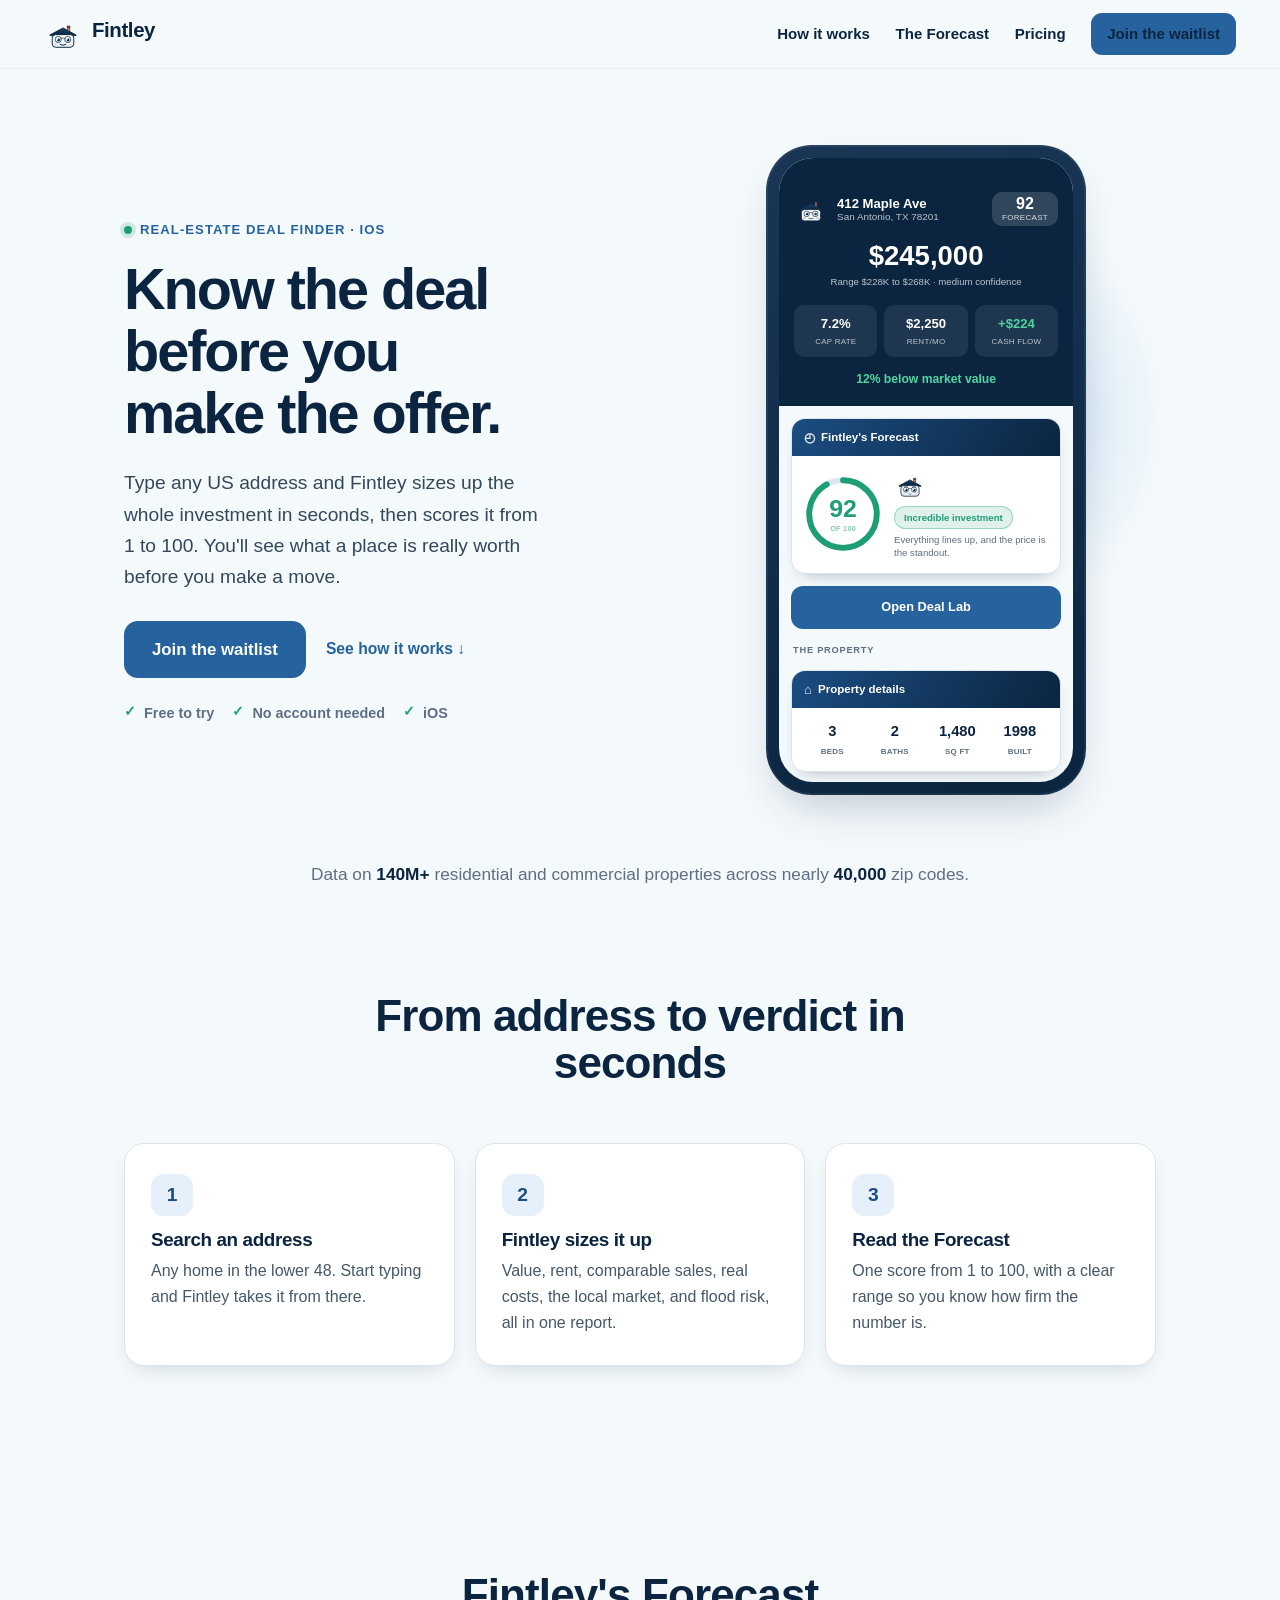
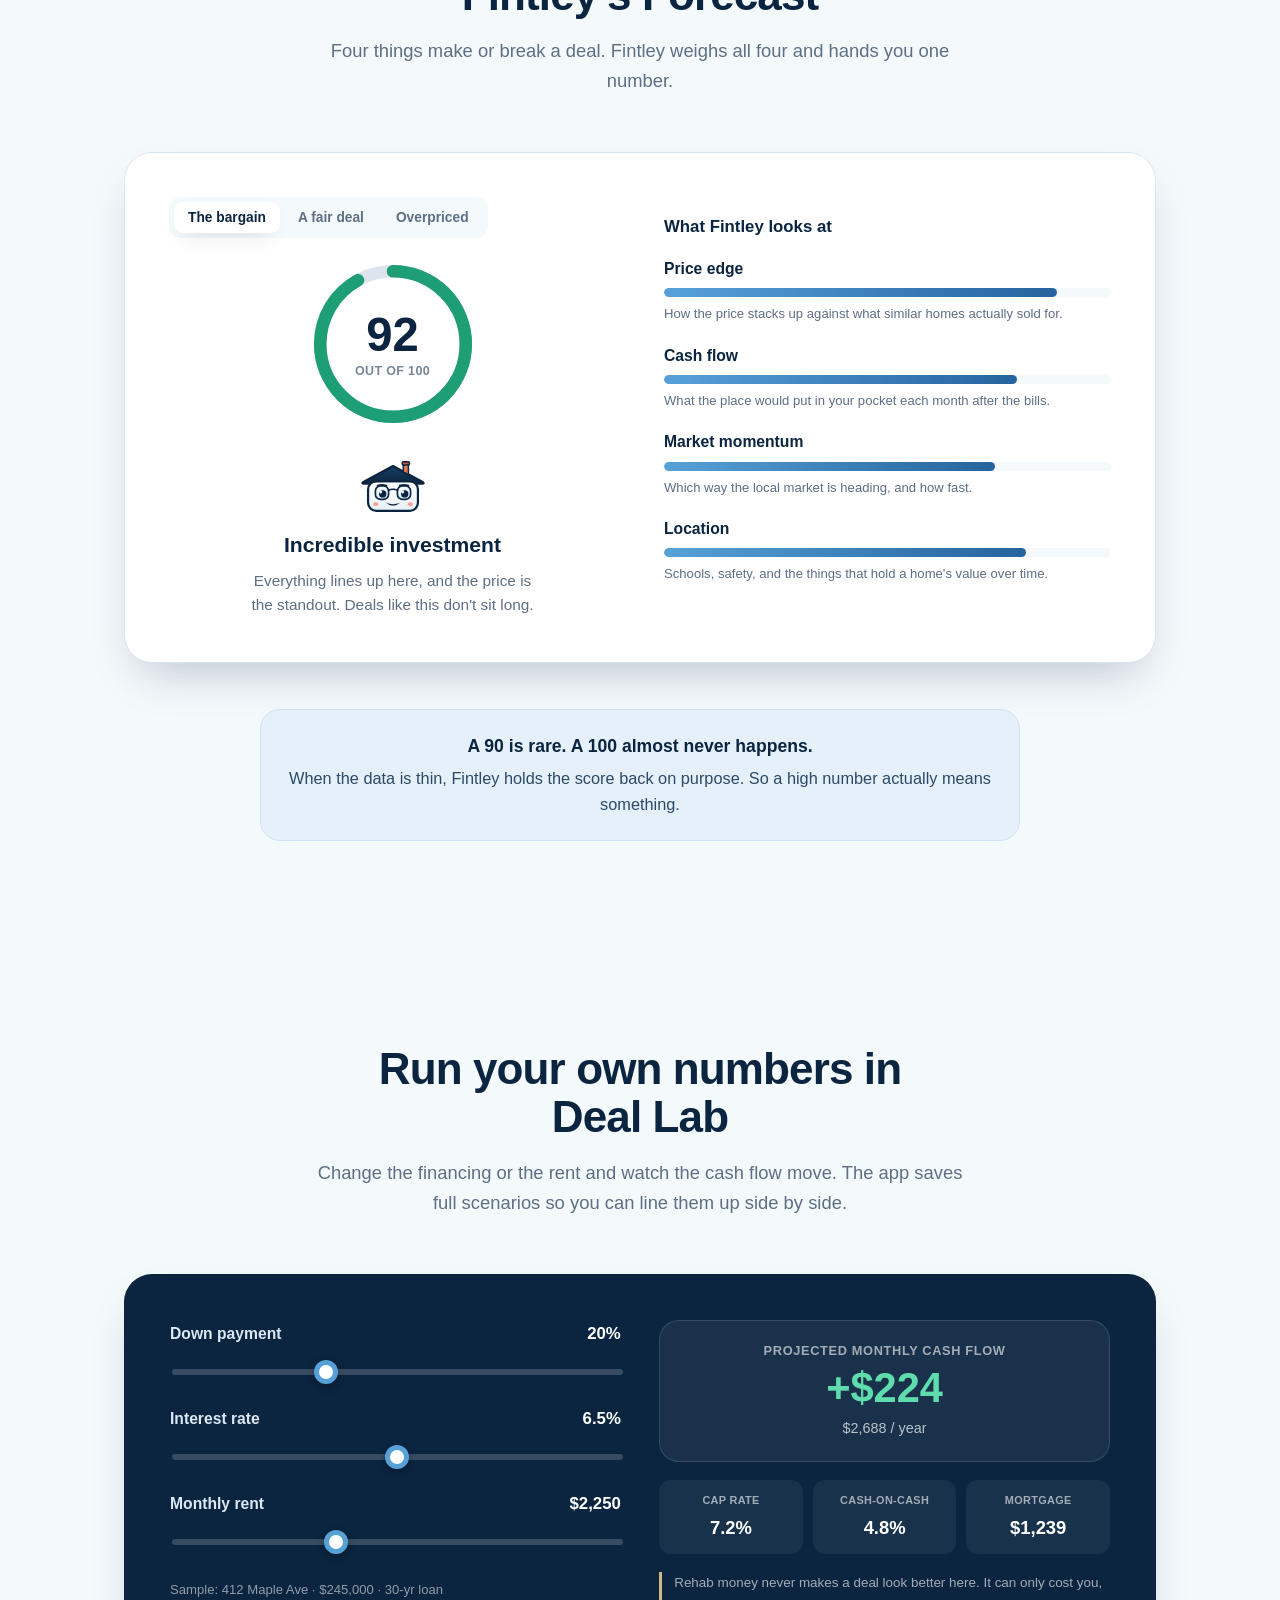
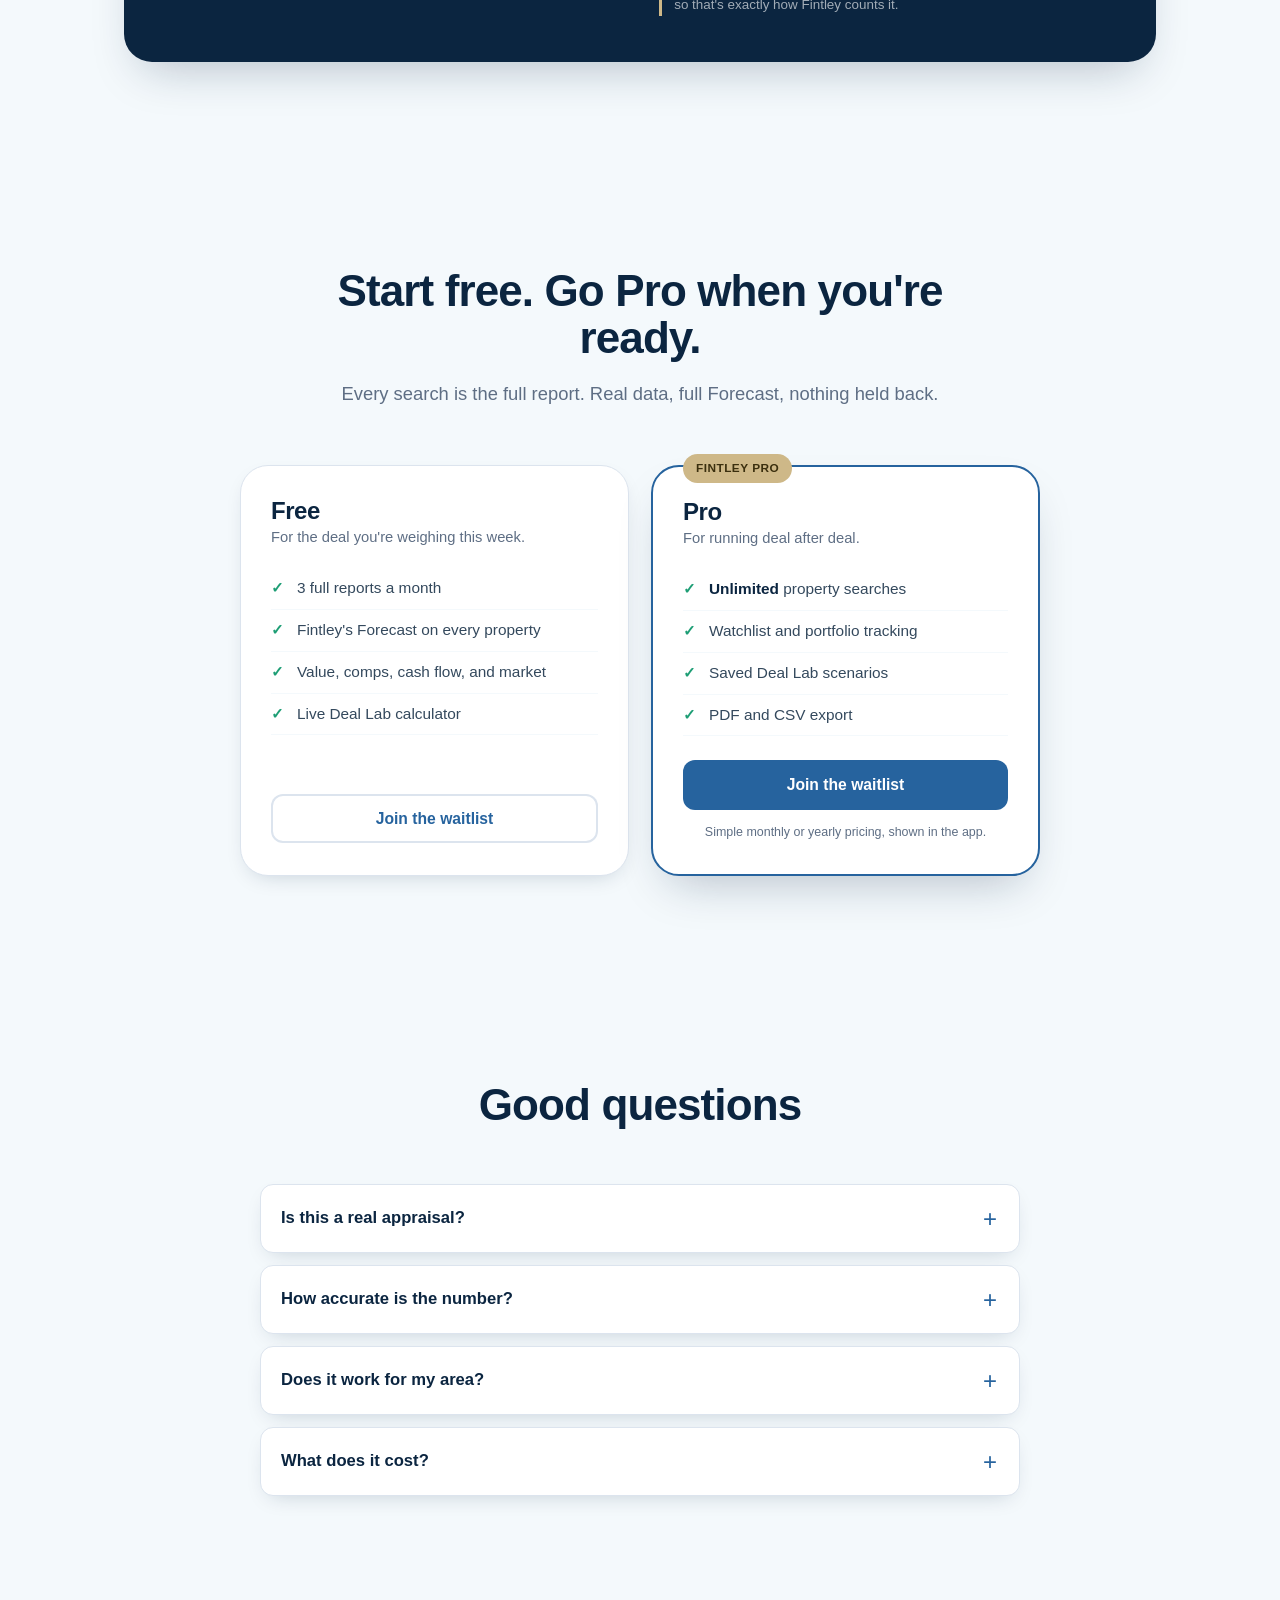
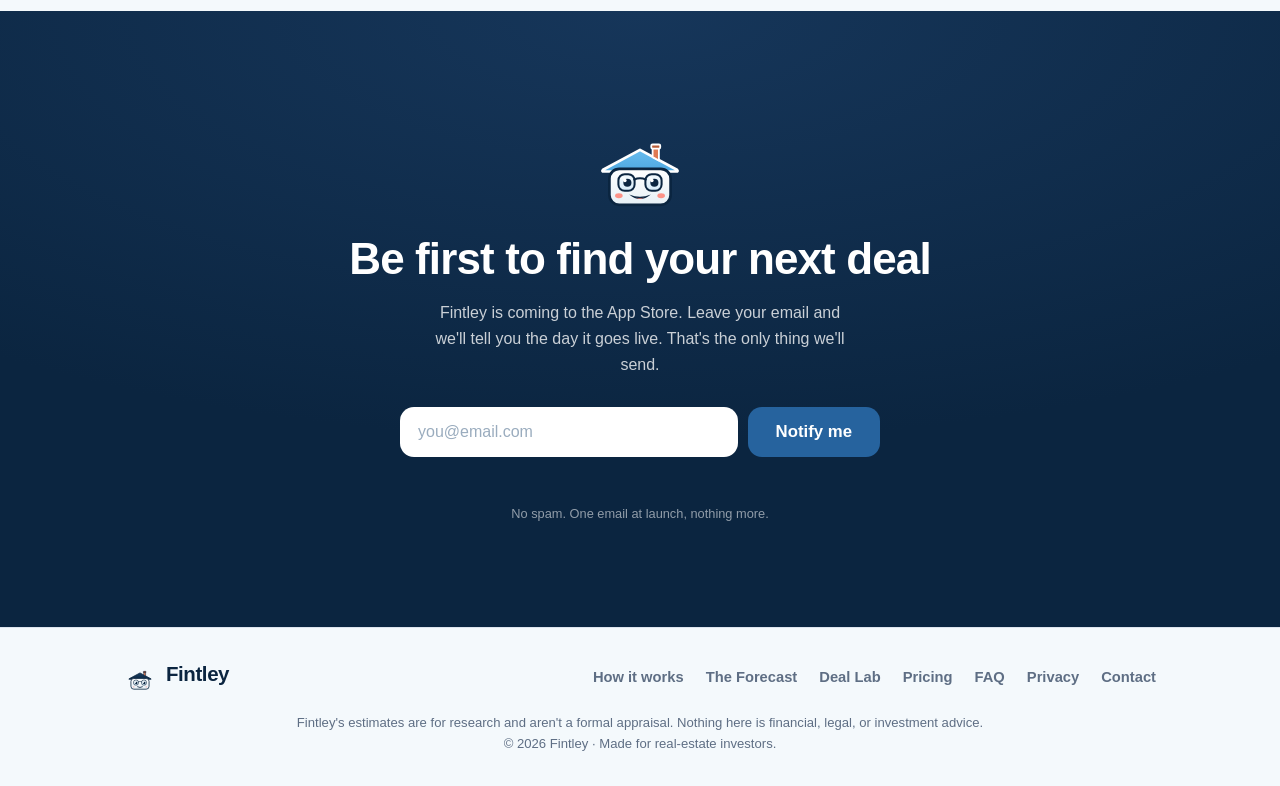
<file: index.html>
<!DOCTYPE html>
<html lang="en">
<head>
  <meta charset="UTF-8" />
  <meta name="viewport" content="width=device-width, initial-scale=1.0" />
  <meta http-equiv="Content-Security-Policy" content="default-src 'self'; base-uri 'self'; object-src 'none'; script-src 'self' https://challenges.cloudflare.com; style-src 'self' 'unsafe-inline' https://fonts.googleapis.com; font-src 'self' https://fonts.gstatic.com; img-src 'self' data:; connect-src 'self' https://challenges.cloudflare.com; frame-src https://challenges.cloudflare.com; form-action 'self'; upgrade-insecure-requests" />
  <meta name="referrer" content="strict-origin-when-cross-origin" />
  <title>Fintley | Know the deal before you make the offer</title>
  <meta name="description" content="Type any US address and Fintley sizes up the whole investment in seconds, then scores it from 1 to 100. Know what a property is really worth before you make an offer." />
  <link rel="canonical" href="https://fintley.app/" />

  <meta property="og:title" content="Fintley | Know the deal before you make the offer" />
  <meta property="og:description" content="Any US address, scored 1 to 100. See the real value, cash flow, and the catch before you make an offer." />
  <meta property="og:type" content="website" />
  <meta property="og:url" content="https://fintley.app/" />
  <meta property="og:image" content="https://fintley.app/assets/og-image.png" />
  <meta property="og:image:alt" content="Fintley, the real estate deal finder" />
  <meta name="twitter:card" content="summary_large_image" />
  <meta name="twitter:title" content="Fintley | Know the deal before you make the offer" />
  <meta name="twitter:description" content="Any US address, scored 1 to 100. See the real value, cash flow, and the catch before you make an offer." />
  <meta name="twitter:image" content="https://fintley.app/assets/og-image.png" />
  <meta name="theme-color" content="#0B2540" />

  <link rel="icon" type="image/png" href="assets/favicon-256.png" />
  <link rel="apple-touch-icon" href="assets/apple-touch-icon.png" />
  <link rel="manifest" href="site.webmanifest" />
  <link rel="preconnect" href="https://fonts.googleapis.com" />
  <link rel="preconnect" href="https://fonts.gstatic.com" crossorigin />
  <link href="https://fonts.googleapis.com/css2?family=Inter:wght@400;500;600;700&family=Poppins:wght@600;700;800&display=swap" rel="stylesheet" />
  <link rel="stylesheet" href="styles.css" />

  <script type="application/ld+json">
  {
    "@context": "https://schema.org",
    "@type": "SoftwareApplication",
    "name": "Fintley",
    "applicationCategory": "FinanceApplication",
    "operatingSystem": "iOS",
    "url": "https://fintley.app/",
    "image": "https://fintley.app/assets/og-image.png",
    "description": "Fintley turns any US property address into an investor-grade appraisal in seconds, scored 1 to 100 by Fintley's Forecast.",
    "offers": { "@type": "Offer", "price": "0", "priceCurrency": "USD" }
  }
  </script>
</head>
<body>

  <a class="skip-link" href="#main">Skip to content</a>

  <header class="site-header" id="top">
    <a class="brand" href="#top" aria-label="Fintley home">
      <img class="brand__mark" src="assets/fintley/fintley-neutral-transparent.svg" alt="" width="38" height="38" />
      <span class="brand__name">Fintley</span>
    </a>
    <nav class="site-nav" aria-label="Primary">
      <a href="#how">How it works</a>
      <a href="#forecast">The Forecast</a>
      <a href="#pricing">Pricing</a>
      <a class="btn btn--sm" href="#waitlist">Join the waitlist</a>
    </nav>
  </header>

  <main id="main" tabindex="-1">

    <!-- ============================ HERO ============================ -->
    <section class="hero">
      <div class="hero__copy reveal">
        <p class="eyebrow"><span class="eyebrow__dot"></span> Real-estate deal finder · iOS</p>
        <h1>Know the deal<br />before you<br />make the&nbsp;offer.</h1>
        <p class="lede">
          Type any US address and Fintley sizes up the whole investment in
          seconds, then scores it from 1 to 100. You'll see what a place is
          really worth before you make a move.
        </p>
        <div class="cta-row">
          <a class="btn btn--lg" href="#waitlist">Join the waitlist</a>
          <a class="link-quiet" href="#how">See how it works <span aria-hidden="true">↓</span></a>
        </div>
        <ul class="hero__chips" role="list">
          <li>Free to try</li>
          <li>No account needed</li>
          <li>iOS</li>
        </ul>
      </div>

      <div class="hero__art">
        <div class="phone" role="img" aria-label="A Fintley report for 412 Maple Ave, San Antonio: estimated value $245,000, 12% below market, scored 92 out of 100.">
          <div class="phone__notch" aria-hidden="true"></div>
          <div class="phone__screen">
            <div class="rpt">
              <!-- Navy report banner (mirrors the app) -->
              <header class="rh">
                <div class="rh__top">
                  <img class="rh__face" src="assets/fintley/fintley-happy-transparent.svg" alt="" width="34" height="34" />
                  <div class="rh__addr">
                    <span class="rh__street">412 Maple Ave</span>
                    <span class="rh__csz">San Antonio, TX 78201</span>
                  </div>
                  <div class="rh__chip"><b>92</b><span>Forecast</span></div>
                </div>
                <div class="rh__value">
                  <span class="rh__big">$245,000</span>
                  <span class="rh__range">Range $228K to $268K · medium confidence</span>
                </div>
                <div class="rh__stats">
                  <div class="rh__stat"><strong>7.2%</strong><span>Cap rate</span></div>
                  <div class="rh__stat"><strong>$2,250</strong><span>Rent/mo</span></div>
                  <div class="rh__stat"><strong class="pos">+$224</strong><span>Cash flow</span></div>
                </div>
                <div class="rh__deal">12% below market value</div>
              </header>

              <!-- Fintley's Forecast section, just as it appears below the banner -->
              <section class="rsec">
                <div class="rsec__head"><span class="rsec__icon" aria-hidden="true">◴</span> Fintley's Forecast</div>
                <div class="rsec__body">
                  <div class="score score--mini" data-score="92" aria-hidden="true">
                    <svg class="score__ring" viewBox="0 0 120 120">
                      <circle class="score__track" cx="60" cy="60" r="52" />
                      <circle class="score__fill" cx="60" cy="60" r="52" pathLength="100" />
                    </svg>
                    <div class="score__num"><span class="score__val" data-count="92">0</span><small>of 100</small></div>
                  </div>
                  <div class="rsec__verdict">
                    <img class="rsec__face" src="assets/fintley/fintley-excited-transparent.svg" alt="" width="32" height="32" />
                    <span class="rsec__pill">Incredible investment</span>
                    <span class="rsec__take">Everything lines up, and the price is the standout.</span>
                  </div>
                </div>
              </section>

              <span class="rbtn" aria-hidden="true">Open Deal Lab</span>
              <div class="rgroup" aria-hidden="true">The Property</div>

              <section class="rsec">
                <div class="rsec__head"><span class="rsec__icon" aria-hidden="true">⌂</span> Property details</div>
                <div class="rsec__facts">
                  <div class="rfact"><b>3</b><span>Beds</span></div>
                  <div class="rfact"><b>2</b><span>Baths</span></div>
                  <div class="rfact"><b>1,480</b><span>Sq ft</span></div>
                  <div class="rfact"><b>1998</b><span>Built</span></div>
                </div>
              </section>

              <section class="rsec">
                <div class="rsec__head"><span class="rsec__icon" aria-hidden="true">≈</span> Comparable sales</div>
                <div class="rcomps">
                  <div class="rcomp"><span>438 Oak Dr</span><i>$251K</i><b>94%</b></div>
                  <div class="rcomp"><span>120 Pine St</span><i>$238K</i><b>91%</b></div>
                </div>
              </section>
            </div>
          </div>
        </div>
        <span class="hero__glow" aria-hidden="true"></span>
      </div>
    </section>

    <p class="coverage reveal">
      Data on <strong>140M+</strong> residential and commercial properties across
      nearly <strong>40,000</strong> zip codes.
    </p>

    <!-- ======================= HOW IT WORKS ======================= -->
    <section id="how" class="section how">
      <div class="section__head reveal">
        <h2>From address to verdict in seconds</h2>
      </div>
      <ol class="steps" role="list">
        <li class="step reveal">
          <span class="step__num">1</span>
          <h3>Search an address</h3>
          <p>Any home in the lower 48. Start typing and Fintley takes it from there.</p>
        </li>
        <li class="step reveal">
          <span class="step__num">2</span>
          <h3>Fintley sizes it up</h3>
          <p>Value, rent, comparable sales, real costs, the local market, and flood risk, all in one report.</p>
        </li>
        <li class="step reveal">
          <span class="step__num">3</span>
          <h3>Read the Forecast</h3>
          <p>One score from 1 to 100, with a clear range so you know how firm the number is.</p>
        </li>
      </ol>
    </section>

    <!-- ==================== FORECAST (interactive) ==================== -->
    <section id="forecast" class="section forecast">
      <div class="section__head reveal">
        <h2>Fintley's Forecast</h2>
        <p class="section-sub">
          Four things make or break a deal. Fintley weighs all four and hands you
          one number.
        </p>
      </div>

      <div class="fc reveal">
        <div class="fc__demo">
          <div class="fc__presets" role="group" aria-label="Try a sample property">
            <button type="button" class="fc__preset is-active" data-preset="bargain">The bargain</button>
            <button type="button" class="fc__preset" data-preset="fair">A fair deal</button>
            <button type="button" class="fc__preset" data-preset="over">Overpriced</button>
          </div>

          <div class="fc__ring">
            <div class="score score--lg" data-score="92">
              <svg class="score__ring" viewBox="0 0 120 120">
                <circle class="score__track" cx="60" cy="60" r="52" />
                <circle class="score__fill" cx="60" cy="60" r="52" pathLength="100" />
              </svg>
              <div class="score__num"><span class="score__val" id="fcScoreVal">92</span><small>out of 100</small></div>
            </div>
            <img class="fc__mascot" id="fcMascot" src="assets/fintley/fintley-excited-transparent.svg" alt="Fintley reacting to the score" width="92" height="92" />
            <p class="fc__verdict" id="fcVerdict">Incredible investment</p>
            <p class="fc__blurb" id="fcBlurb">Everything lines up here, and the price is the standout. Deals like this don't sit long.</p>
          </div>
        </div>

        <div class="fc__pillars">
          <p class="fc__pillars-title">What Fintley looks at</p>
          <div class="pillar" data-pillar="price">
            <div class="pillar__top"><span>Price edge</span></div>
            <div class="pillar__bar"><span class="pillar__fill" style="--v:88%"></span></div>
            <p class="pillar__note">How the price stacks up against what similar homes actually sold for.</p>
          </div>
          <div class="pillar" data-pillar="cash">
            <div class="pillar__top"><span>Cash flow</span></div>
            <div class="pillar__bar"><span class="pillar__fill" style="--v:79%"></span></div>
            <p class="pillar__note">What the place would put in your pocket each month after the bills.</p>
          </div>
          <div class="pillar" data-pillar="market">
            <div class="pillar__top"><span>Market momentum</span></div>
            <div class="pillar__bar"><span class="pillar__fill" style="--v:74%"></span></div>
            <p class="pillar__note">Which way the local market is heading, and how fast.</p>
          </div>
          <div class="pillar" data-pillar="location">
            <div class="pillar__top"><span>Location</span></div>
            <div class="pillar__bar"><span class="pillar__fill" style="--v:81%"></span></div>
            <p class="pillar__note">Schools, safety, and the things that hold a home's value over time.</p>
          </div>
        </div>
      </div>

      <aside class="rare-callout reveal">
        <strong>A 90 is rare. A 100 almost never happens.</strong>
        When the data is thin, Fintley holds the score back on purpose. So a high
        number actually means something.
      </aside>
    </section>

    <!-- ==================== DEAL LAB (interactive) ==================== -->
    <section id="deal-lab" class="section deal-lab">
      <div class="section__head reveal">
        <h2>Run your own numbers in Deal&nbsp;Lab</h2>
        <p class="section-sub">
          Change the financing or the rent and watch the cash flow move. The app
          saves full scenarios so you can line them up side by side.
        </p>
      </div>

      <div class="lab reveal">
        <div class="lab__controls">
          <div class="lab__row">
            <label for="dpDown">Down payment <output id="outDown">20%</output></label>
            <input type="range" id="dpDown" min="5" max="50" step="1" value="20" />
          </div>
          <div class="lab__row">
            <label for="dpRate">Interest rate <output id="outRate">6.5%</output></label>
            <input type="range" id="dpRate" min="3" max="10" step="0.1" value="6.5" />
          </div>
          <div class="lab__row">
            <label for="dpRent">Monthly rent <output id="outRent">$2,250</output></label>
            <input type="range" id="dpRent" min="1500" max="3600" step="25" value="2250" />
          </div>
          <p class="lab__property">Sample: 412 Maple Ave · $245,000 · 30-yr loan</p>
        </div>

        <div class="lab__readout">
          <div class="lab__cf">
            <span class="lab__cf-label">Projected monthly cash flow</span>
            <span class="lab__cf-value pos" id="outCash">+$224</span>
            <span class="lab__cf-sub" id="outCashYr">$2,688 / year</span>
          </div>
          <div class="lab__metrics">
            <div class="lab__metric"><span>Cap rate</span><strong id="outCap">7.2%</strong></div>
            <div class="lab__metric"><span>Cash-on-cash</span><strong id="outCoc">4.8%</strong></div>
            <div class="lab__metric"><span>Mortgage</span><strong id="outMort">$1,239</strong></div>
          </div>
          <p class="lab__note">
            Rehab money never makes a deal look better here. It can only cost you,
            so that's exactly how Fintley counts it.
          </p>
        </div>
      </div>
    </section>

    <!-- ==================== PRICING (tease) ==================== -->
    <section id="pricing" class="section pricing">
      <div class="section__head reveal">
        <h2>Start free. Go Pro when you're ready.</h2>
        <p class="section-sub">Every search is the full report. Real data, full Forecast, nothing held back.</p>
      </div>
      <div class="plans reveal">
        <article class="plan">
          <h3 class="plan__name">Free</h3>
          <p class="plan__tag">For the deal you're weighing this week.</p>
          <ul class="plan__list" role="list">
            <li>3 full reports a month</li>
            <li>Fintley's Forecast on every property</li>
            <li>Value, comps, cash flow, and market</li>
            <li>Live Deal Lab calculator</li>
          </ul>
          <a class="btn btn--ghost btn--block" href="#waitlist">Join the waitlist</a>
        </article>
        <article class="plan plan--pro">
          <span class="plan__badge">Fintley Pro</span>
          <h3 class="plan__name">Pro</h3>
          <p class="plan__tag">For running deal after deal.</p>
          <ul class="plan__list" role="list">
            <li><strong>Unlimited</strong> property searches</li>
            <li>Watchlist and portfolio tracking</li>
            <li>Saved Deal Lab scenarios</li>
            <li>PDF and CSV export</li>
          </ul>
          <a class="btn btn--block" href="#waitlist">Join the waitlist</a>
          <p class="plan__fine">Simple monthly or yearly pricing, shown in the app.</p>
        </article>
      </div>
    </section>

    <!-- ==================== FAQ ==================== -->
    <section id="faq" class="section faq">
      <div class="section__head reveal">
        <h2>Good questions</h2>
      </div>
      <div class="faq__list reveal">
        <details class="qa">
          <summary>Is this a real appraisal?</summary>
          <p>No. Fintley gives you a fast estimate to screen deals quickly. For an offer you'd still want a licensed appraisal or a broker's opinion.</p>
        </details>
        <details class="qa">
          <summary>How accurate is the number?</summary>
          <p>Every estimate comes with a confidence level and a price range, so you can see how firm it is. The more recent sales nearby, the tighter that range gets.</p>
        </details>
        <details class="qa">
          <summary>Does it work for my area?</summary>
          <p>Any address in the continental US. Fintley reads the local market and prices the deal to match.</p>
        </details>
        <details class="qa">
          <summary>What does it cost?</summary>
          <p>Free to try, with three full reports a month. Pro adds unlimited searches and more. No account needed, and your reports stay on your device.</p>
        </details>
      </div>
    </section>

    <!-- ==================== WAITLIST CTA ==================== -->
    <section id="waitlist" class="section waitlist">
      <img class="waitlist__mascot" src="assets/fintley/fintley-happy-dark.svg" alt="" width="116" height="116" loading="lazy" />
      <h2>Be first to find your next deal</h2>
      <p class="waitlist__sub">Fintley is coming to the App Store. Leave your email and we'll tell you the day it goes live. That's the only thing we'll send.</p>

      <form class="wl-form" id="waitlistForm" novalidate
            data-endpoint=""
            data-turnstile-sitekey="">
        <!-- Honeypot: hidden from people, tempting to bots. If filled, we drop it. -->
        <div class="wl-form__hp" aria-hidden="true">
          <label for="wl_company">Company (leave blank)</label>
          <input type="text" id="wl_company" name="company" tabindex="-1" autocomplete="off" />
        </div>
        <div class="wl-form__field">
          <label class="sr-only" for="wl_email">Email address</label>
          <input type="email" id="wl_email" name="email" inputmode="email" autocomplete="email"
                 placeholder="you@email.com" required maxlength="120"
                 aria-describedby="wlStatus" />
          <button type="submit" class="btn btn--lg" id="wlSubmit">Notify me</button>
        </div>
        <!-- Cloudflare Turnstile mounts here when a sitekey is configured -->
        <div class="wl-form__turnstile" id="wlTurnstile"></div>
        <p class="wl-form__status" id="wlStatus" role="status" aria-live="polite"></p>
        <p class="wl-form__fine">No spam. One email at launch, nothing more.</p>
      </form>
    </section>

  </main>

  <!-- ==================== FOOTER ==================== -->
  <footer class="site-footer">
    <div class="footer__top">
      <a class="brand" href="#top" aria-label="Fintley home">
        <img class="brand__mark" src="assets/fintley/fintley-neutral-transparent.svg" alt="" width="32" height="32" />
        <span class="brand__name">Fintley</span>
      </a>
      <nav class="footer__nav" aria-label="Footer">
        <a href="#how">How it works</a>
        <a href="#forecast">The Forecast</a>
        <a href="#deal-lab">Deal Lab</a>
        <a href="#pricing">Pricing</a>
        <a href="#faq">FAQ</a>
        <a href="privacy/">Privacy</a>
        <a href="mailto:hello@fintley.app">Contact</a>
      </nav>
    </div>
    <p class="footer__fine">
      Fintley's estimates are for research and aren't a formal appraisal. Nothing
      here is financial, legal, or investment advice.<br />
      © <span id="year">2026</span> Fintley · Made for real-estate investors.
    </p>
  </footer>

  <script src="app.js" defer></script>
</body>
</html>
</file>
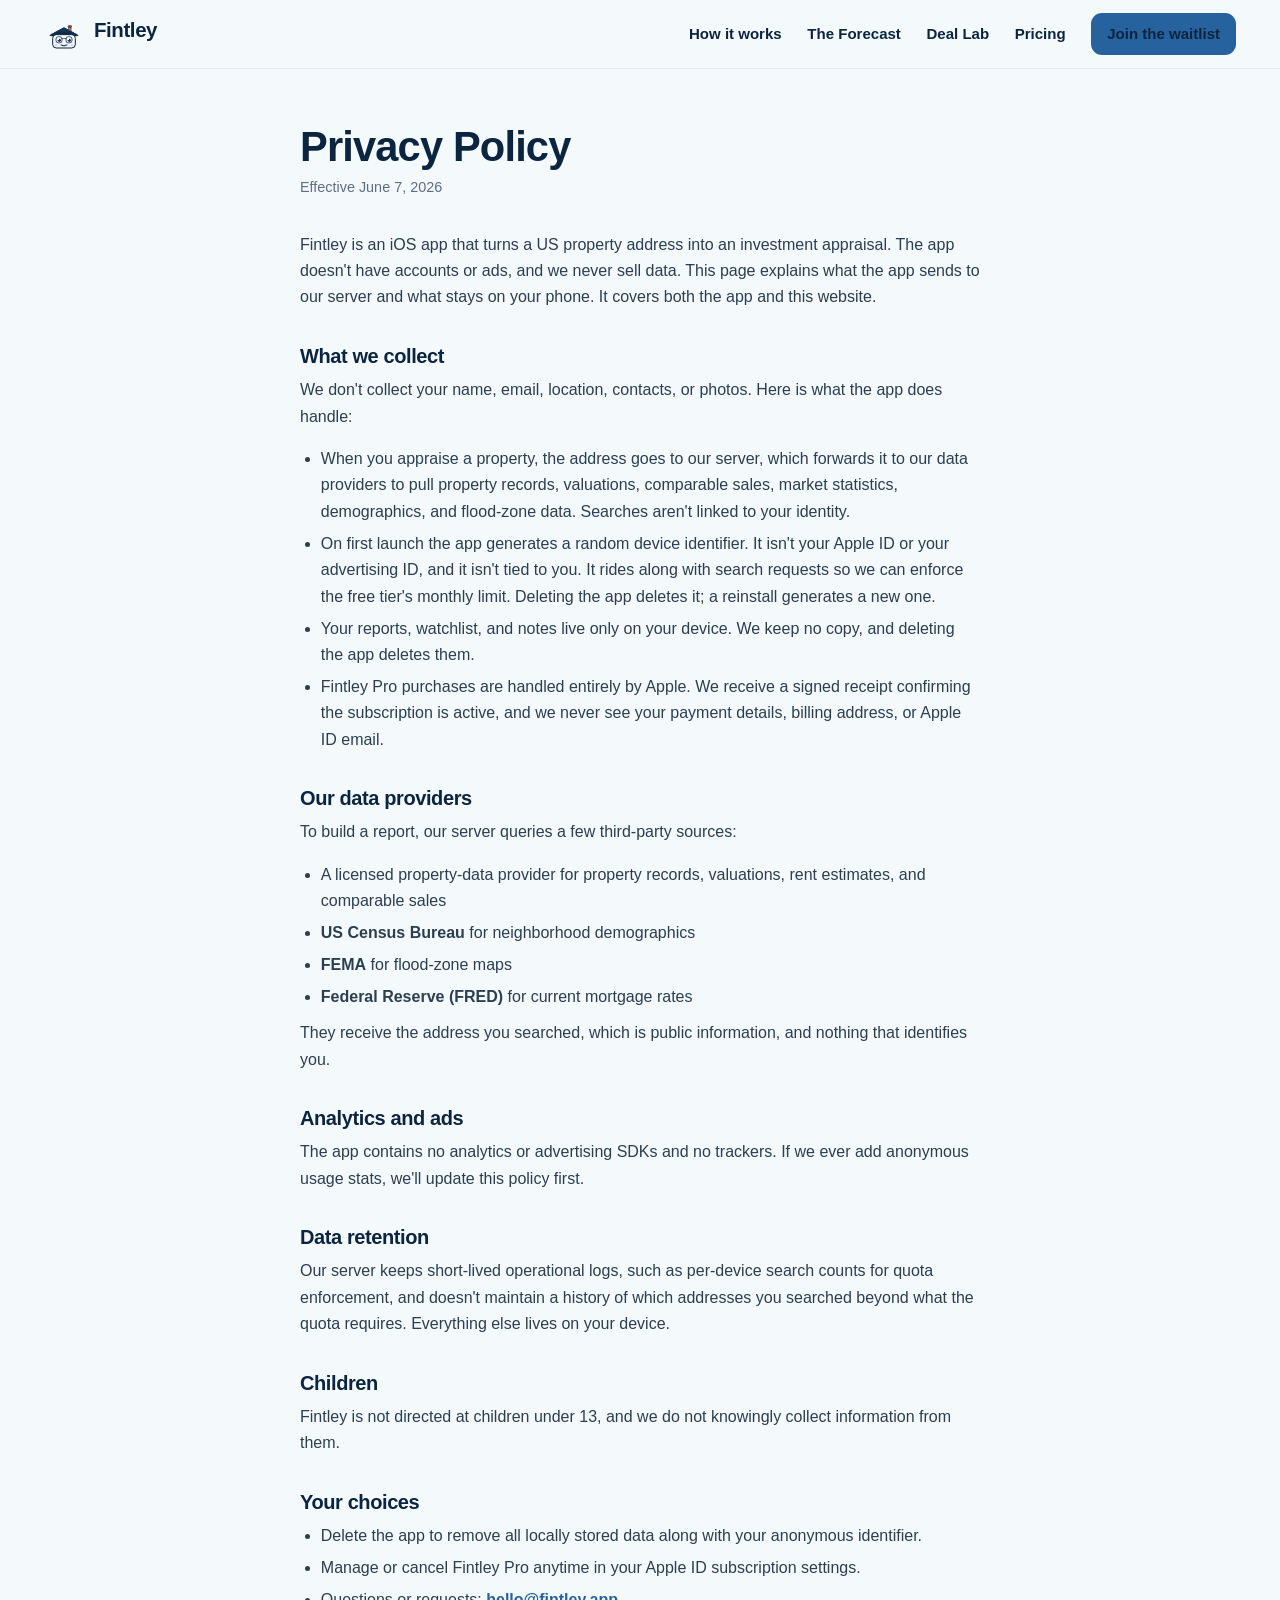
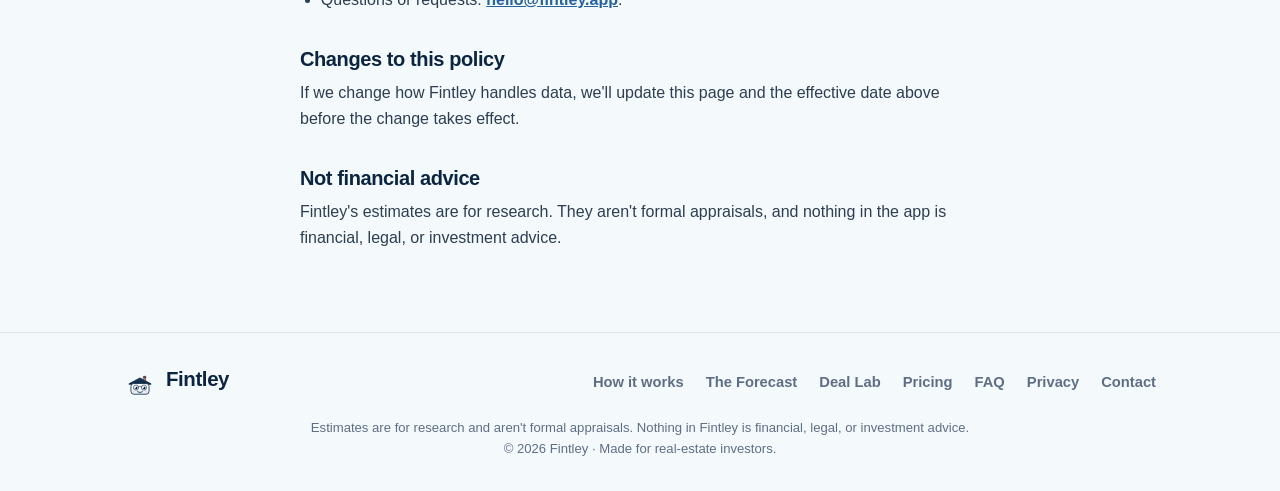
<file: privacy/index.html>
<!DOCTYPE html>
<html lang="en">
<head>
  <meta charset="UTF-8" />
  <meta name="viewport" content="width=device-width, initial-scale=1.0" />
  <meta http-equiv="Content-Security-Policy" content="default-src 'self'; base-uri 'self'; object-src 'none'; script-src 'self' https://challenges.cloudflare.com; style-src 'self' 'unsafe-inline' https://fonts.googleapis.com; font-src 'self' https://fonts.gstatic.com; img-src 'self' data:; connect-src 'self' https://challenges.cloudflare.com; frame-src https://challenges.cloudflare.com; form-action 'self'; upgrade-insecure-requests" />
  <meta name="referrer" content="strict-origin-when-cross-origin" />
  <title>Privacy Policy | Fintley</title>
  <meta name="description" content="How Fintley handles your data. Searches are anonymous, reports stay on your device, and there are no accounts or ads." />
  <meta name="robots" content="index, follow" />
  <link rel="canonical" href="https://fintley.app/privacy/" />
  <meta property="og:title" content="Privacy Policy | Fintley" />
  <meta property="og:description" content="How Fintley handles your data. Searches are anonymous and reports stay on your device." />
  <meta property="og:type" content="website" />
  <meta property="og:url" content="https://fintley.app/privacy/" />
  <meta name="theme-color" content="#0B2540" />

  <link rel="icon" type="image/png" href="../assets/favicon-256.png" />
  <link rel="apple-touch-icon" href="../assets/apple-touch-icon.png" />
  <link rel="manifest" href="../site.webmanifest" />
  <link rel="preconnect" href="https://fonts.googleapis.com" />
  <link rel="preconnect" href="https://fonts.gstatic.com" crossorigin />
  <link href="https://fonts.googleapis.com/css2?family=Inter:wght@400;500;600;700&family=Poppins:wght@600;700;800&display=swap" rel="stylesheet" />
  <link rel="stylesheet" href="../styles.css" />
  <style>
    .legal {
      max-width: 720px;
      margin: 0 auto;
      padding: clamp(24px, 5vw, 56px) 20px 64px;
    }
    .legal h1 { font-size: clamp(1.9rem, 4vw, 2.6rem); margin-bottom: .35rem; }
    .legal .effective { color: var(--muted); font-size: .9rem; margin-bottom: 2rem; }
    .legal h2 { font-size: 1.25rem; margin: 2.2rem 0 .6rem; }
    .legal p, .legal li { color: #2c3e50; line-height: 1.65; font-size: 1rem; }
    .legal ul { padding-left: 1.3rem; margin: .6rem 0; }
    .legal li { margin: .35rem 0; }
    .legal a { color: var(--blue); font-weight: 700; }
  </style>
</head>
<body>

  <a class="skip-link" href="#top">Skip to content</a>

  <header class="site-header">
    <a class="brand" href="../" aria-label="Fintley home">
      <img class="brand__mark" src="../assets/fintley/fintley-neutral-transparent.svg" alt="" width="40" height="40" />
      <span class="brand__name">Fintley</span>
    </a>
    <nav class="site-nav" aria-label="Primary">
      <a href="../#how">How it works</a>
      <a href="../#forecast">The Forecast</a>
      <a href="../#deal-lab">Deal Lab</a>
      <a href="../#pricing">Pricing</a>
      <a class="btn btn--sm" href="../#waitlist">Join the waitlist</a>
    </nav>
  </header>

  <main id="top" class="legal" tabindex="-1">
    <h1>Privacy Policy</h1>
    <p class="effective">Effective June 7, 2026</p>

    <p>
      Fintley is an iOS app that turns a US property address into an investment
      appraisal. The app doesn't have accounts or ads, and we never sell data.
      This page explains what the app sends to our server and what stays on your
      phone. It covers both the app and this website.
    </p>

    <h2>What we collect</h2>
    <p>
      We don't collect your name, email, location, contacts, or photos. Here is
      what the app does handle:
    </p>
    <ul>
      <li>When you appraise a property, the address goes to our server, which
      forwards it to our data providers to pull property records, valuations,
      comparable sales, market statistics, demographics, and flood-zone data.
      Searches aren't linked to your identity.</li>
      <li>On first launch the app generates a random device identifier. It isn't
      your Apple ID or your advertising ID, and it isn't tied to you. It rides
      along with search requests so we can enforce the free tier's monthly limit.
      Deleting the app deletes it; a reinstall generates a new one.</li>
      <li>Your reports, watchlist, and notes live only on your device. We keep no
      copy, and deleting the app deletes them.</li>
      <li>Fintley Pro purchases are handled entirely by Apple. We receive a signed
      receipt confirming the subscription is active, and we never see your payment
      details, billing address, or Apple ID email.</li>
    </ul>

    <h2>Our data providers</h2>
    <p>To build a report, our server queries a few third-party sources:</p>
    <ul>
      <li>A licensed property-data provider for property records, valuations, rent estimates, and comparable sales</li>
      <li><strong>US Census Bureau</strong> for neighborhood demographics</li>
      <li><strong>FEMA</strong> for flood-zone maps</li>
      <li><strong>Federal Reserve (FRED)</strong> for current mortgage rates</li>
    </ul>
    <p>They receive the address you searched, which is public information, and nothing that identifies you.</p>

    <h2>Analytics and ads</h2>
    <p>
      The app contains no analytics or advertising SDKs and no trackers. If we
      ever add anonymous usage stats, we'll update this policy first.
    </p>

    <h2>Data retention</h2>
    <p>
      Our server keeps short-lived operational logs, such as per-device search
      counts for quota enforcement, and doesn't maintain a history of which
      addresses you searched beyond what the quota requires. Everything else
      lives on your device.
    </p>

    <h2>Children</h2>
    <p>Fintley is not directed at children under 13, and we do not knowingly collect information from them.</p>

    <h2>Your choices</h2>
    <ul>
      <li>Delete the app to remove all locally stored data along with your anonymous identifier.</li>
      <li>Manage or cancel Fintley Pro anytime in your Apple ID subscription settings.</li>
      <li>Questions or requests: <a href="mailto:hello@fintley.app">hello@fintley.app</a>.</li>
    </ul>

    <h2>Changes to this policy</h2>
    <p>
      If we change how Fintley handles data, we'll update this page and the
      effective date above before the change takes effect.
    </p>

    <h2>Not financial advice</h2>
    <p>
      Fintley's estimates are for research. They aren't formal appraisals, and
      nothing in the app is financial, legal, or investment advice.
    </p>
  </main>

  <footer class="site-footer">
    <div class="footer__top">
      <a class="brand" href="../" aria-label="Fintley home">
        <img class="brand__mark" src="../assets/fintley/fintley-neutral-transparent.svg" alt="" width="32" height="32" />
        <span class="brand__name">Fintley</span>
      </a>
      <nav class="footer__nav" aria-label="Footer">
        <a href="../#how">How it works</a>
        <a href="../#forecast">The Forecast</a>
        <a href="../#deal-lab">Deal Lab</a>
        <a href="../#pricing">Pricing</a>
        <a href="../#faq">FAQ</a>
        <a href="./">Privacy</a>
        <a href="mailto:hello@fintley.app">Contact</a>
      </nav>
    </div>
    <p class="footer__fine">
      Estimates are for research and aren't formal appraisals. Nothing in Fintley
      is financial, legal, or investment advice.<br />
      © <span id="year">2026</span> Fintley · Made for real-estate investors.
    </p>
  </footer>

  <script src="../app.js" defer></script>
</body>
</html>
</file>
<file: styles.css>
/* ============================================================
   Fintley marketing site
   Palette: official "Daylight + navy heros" (navy + blue + sky,
   Seminole gold accent, semantic green/red). Type: Poppins + Inter.
   ============================================================ */

:root {
  --navy:        #0B2540;
  --navy-2:      #123A60;
  --navy-3:      #173E63;
  --blue:        #26639E;
  --blue-deep:   #1B4D82;
  --sky:         #57A1D9;
  --sky-bright:  #4FA8E0;
  --sky-tint:    #E6F0FB;
  --cloud:       #F4F9FC;
  --white:       #FFFFFF;
  --gold:        #CEB888;
  --gold-text:   #9A7B2E;
  --green:       #1E9E75;
  --red:         #D2483D;
  --orange:      #F2870F;
  --border:      #DCE4EE;
  --muted:       #5E6E84;
  --ink:         #0B2540;

  --font-head: "Poppins", -apple-system, BlinkMacSystemFont, "Segoe UI", sans-serif;
  --font-body: "Inter", -apple-system, BlinkMacSystemFont, "Segoe UI", sans-serif;

  --radius:    20px;
  --radius-sm: 13px;
  --radius-lg: 28px;
  --maxw:      1120px;
  --shadow:    0 22px 48px -18px rgba(11, 37, 64, 0.28);
  --shadow-sm: 0 8px 22px -10px rgba(11, 37, 64, 0.22);
  --ring:      0 0 0 3px rgba(38, 99, 158, 0.35);
}

* { box-sizing: border-box; }

html { scroll-behavior: smooth; scroll-padding-top: 84px; }

body {
  margin: 0;
  font-family: var(--font-body);
  color: var(--ink);
  background: var(--cloud);
  line-height: 1.62;
  -webkit-font-smoothing: antialiased;
  text-rendering: optimizeLegibility;
  overflow-x: hidden;
}

h1, h2, h3, .brand__name {
  font-family: var(--font-head);
  line-height: 1.08;
  margin: 0 0 .4em;
  font-weight: 800;
  letter-spacing: -0.02em;
  color: var(--navy);
}
p { margin: 0 0 1rem; }
a { color: var(--blue); }
img, svg { max-width: 100%; }

:focus-visible { outline: 3px solid var(--blue); outline-offset: 3px; border-radius: 6px; }
main:focus-visible { outline: none; }

.sr-only {
  position: absolute; width: 1px; height: 1px; padding: 0; margin: -1px;
  overflow: hidden; clip: rect(0 0 0 0); white-space: nowrap; border: 0;
}

.skip-link {
  position: absolute; top: 8px; left: 8px; z-index: 200;
  transform: translateY(-160%);
  background: var(--navy); color: #fff; text-decoration: none;
  padding: 10px 16px; border-radius: 10px; font-weight: 700;
}
.skip-link:focus { transform: translateY(0); }

/* ---------- buttons & links ---------- */
.btn {
  display: inline-flex; align-items: center; justify-content: center;
  background: var(--blue); color: #fff; border: 0;
  border-radius: 12px; padding: 12px 22px;
  font-family: var(--font-head); font-weight: 700; font-size: .98rem;
  text-decoration: none; cursor: pointer;
  transition: transform .15s ease, background .15s ease, box-shadow .15s ease;
}
.btn:hover { background: var(--navy); transform: translateY(-2px); box-shadow: var(--shadow-sm); }
.btn:active { transform: translateY(0); }
.btn--sm { padding: 9px 16px; font-size: .9rem; border-radius: 11px; }
.btn--lg { padding: 15px 28px; font-size: 1.05rem; border-radius: 14px; }
.btn--block { display: flex; width: 100%; }
.btn--ghost {
  background: transparent; color: var(--blue);
  box-shadow: inset 0 0 0 2px var(--border);
}
.btn--ghost:hover { background: var(--white); color: var(--navy); box-shadow: inset 0 0 0 2px var(--blue); }

.link-quiet { color: var(--blue); font-weight: 700; text-decoration: none; font-size: .98rem; }
.link-quiet:hover { text-decoration: underline; }

.eyebrow {
  display: inline-flex; align-items: center; gap: 8px;
  font-family: var(--font-head); font-weight: 700; font-size: .82rem;
  text-transform: uppercase; letter-spacing: .08em;
  color: var(--blue); margin: 0 0 1.1rem;
}
.eyebrow__dot { width: 8px; height: 8px; border-radius: 50%; background: var(--green); box-shadow: 0 0 0 4px rgba(30,158,117,.18); }

/* ---------- header ---------- */
.site-header {
  position: sticky; top: 0; z-index: 100;
  display: flex; align-items: center; justify-content: space-between;
  padding: 13px clamp(16px, 4vw, 44px);
  background: rgba(244, 249, 252, 0.82);
  backdrop-filter: saturate(140%) blur(12px);
  -webkit-backdrop-filter: saturate(140%) blur(12px);
  border-bottom: 1px solid rgba(11, 37, 64, 0.06);
}
.brand { display: inline-flex; align-items: center; gap: 10px; text-decoration: none; color: var(--navy); }
.brand__name { font-size: 1.28rem; font-weight: 800; }
.site-nav { display: flex; align-items: center; gap: clamp(14px, 2vw, 26px); }
.site-nav a { color: var(--navy); text-decoration: none; font-weight: 600; font-size: .94rem; }
.site-nav a:not(.btn):hover { color: var(--blue); }

/* ---------- generic section ---------- */
.section { max-width: var(--maxw); margin: 0 auto; padding: clamp(56px, 8vw, 104px) clamp(16px, 4vw, 44px); }
.section__head { text-align: center; max-width: 660px; margin: 0 auto clamp(34px, 5vw, 56px); }
h2 { font-size: clamp(1.8rem, 4vw, 2.75rem); }
.section-sub { color: var(--muted); font-size: clamp(1rem, 1.5vw, 1.15rem); margin: 0; }

/* ============================ HERO ============================ */
.hero {
  max-width: var(--maxw); margin: 0 auto;
  padding: clamp(36px, 6vw, 76px) clamp(16px, 4vw, 44px) clamp(30px, 5vw, 60px);
  display: grid; grid-template-columns: 1.05fr .95fr; gap: clamp(28px, 5vw, 64px);
  align-items: center;
}
.hero h1 { font-size: clamp(2.4rem, 5.2vw, 3.6rem); letter-spacing: -0.035em; }
.lede { font-size: clamp(1.06rem, 1.5vw, 1.22rem); color: #33485c; max-width: 40ch; }
.lede strong { color: var(--navy); font-weight: 700; }
.cta-row { display: flex; align-items: center; gap: 20px; flex-wrap: wrap; margin-top: 1.8rem; }
.hero__chips { display: flex; flex-wrap: wrap; gap: 10px 18px; list-style: none; padding: 0; margin: 1.5rem 0 0; }
.hero__chips li {
  position: relative; padding-left: 20px; color: var(--muted);
  font-size: .9rem; font-weight: 600;
}
.hero__chips li::before {
  content: "✓"; position: absolute; left: 0; top: -1px;
  color: var(--green); font-weight: 800; font-size: .85rem;
}

.hero__art { position: relative; display: grid; place-items: center; }
.hero__glow {
  position: absolute; inset: 6% 0 0; z-index: 0;
  background: radial-gradient(60% 50% at 60% 38%, rgba(87,161,217,.34), transparent 70%);
  filter: blur(8px); pointer-events: none;
}

/* ---------- phone mockup ---------- */
.phone {
  position: relative; z-index: 1;
  width: min(88%, 320px); aspect-ratio: 320 / 650;
  background: linear-gradient(160deg, #1a3656, var(--navy));
  border-radius: 46px; padding: 13px;
  box-shadow: var(--shadow), inset 0 0 0 2px rgba(255,255,255,.06);
}
.phone__notch {
  position: absolute; top: 20px; left: 50%; transform: translateX(-50%);
  width: 38%; height: 26px; background: var(--navy); border-radius: 0 0 16px 16px; z-index: 3;
}
.phone__screen {
  position: relative; height: 100%; width: 100%;
  background: var(--cloud); border-radius: 34px; overflow: hidden;
}
/* natural-height report; .phone__screen (overflow:hidden) clips it like a scroll */
.rpt { display: flex; flex-direction: column; }
.rpt > * { flex: none; }

/* navy report banner — mirrors the app's report header */
.rh { background: var(--navy); color: #fff; padding: 34px 15px 16px; }
.rh__top { display: flex; align-items: center; gap: 9px; }
.rh__face { width: 34px; height: 34px; flex: none; }
.rh__addr { flex: 1; min-width: 0; display: flex; flex-direction: column; line-height: 1.18; }
.rh__street { font-family: var(--font-head); font-weight: 700; font-size: .82rem; white-space: nowrap; overflow: hidden; text-overflow: ellipsis; }
.rh__csz { font-size: .62rem; color: rgba(255,255,255,.72); }
.rh__chip { flex: none; display: flex; flex-direction: column; align-items: center; background: rgba(255,255,255,.15); border-radius: 10px; padding: 4px 10px; line-height: 1; }
.rh__chip b { font-family: var(--font-head); font-weight: 800; font-size: 1rem; }
.rh__chip span { font-size: .5rem; color: rgba(255,255,255,.8); margin-top: 2px; text-transform: uppercase; letter-spacing: .04em; }
.rh__value { text-align: center; margin-top: 15px; }
.rh__big { display: block; font-family: var(--font-head); font-weight: 800; font-size: 1.72rem; line-height: 1.08; }
.rh__range { display: block; font-size: .6rem; color: rgba(255,255,255,.72); margin-top: 3px; }
.rh__stats { display: grid; grid-template-columns: repeat(3, 1fr); gap: 7px; margin-top: 15px; }
.rh__stat { background: rgba(255,255,255,.08); border-radius: 10px; padding: 8px 4px; text-align: center; }
.rh__stat strong { display: block; font-family: var(--font-head); font-weight: 700; font-size: .82rem; }
.rh__stat strong.pos { color: #4fd6a0; }
.rh__stat span { display: block; font-size: .5rem; color: rgba(255,255,255,.7); margin-top: 2px; text-transform: uppercase; letter-spacing: .03em; }
.rh__deal { text-align: center; font-family: var(--font-head); font-weight: 700; font-size: .76rem; color: #4fd6a0; margin-top: 13px; }

/* Fintley's Forecast section card peek — mirrors the in-app section */
.rsec { margin: 12px 12px 0; background: #fff; border: 1px solid var(--border); border-radius: 14px; overflow: hidden; box-shadow: 0 8px 18px -12px rgba(11,37,64,.5); }
.rsec__head { display: flex; align-items: center; gap: 6px; padding: 8px 12px; background: linear-gradient(120deg, var(--blue-deep), var(--navy)); color: #fff; font-family: var(--font-head); font-weight: 700; font-size: .72rem; }
.rsec__icon { font-size: .82rem; opacity: .9; }
.rsec__body { display: flex; align-items: center; gap: 12px; padding: 13px 12px; }
.rsec__verdict { display: flex; flex-direction: column; gap: 5px; min-width: 0; }
.rsec__face { width: 32px; height: 32px; }
.rsec__pill { align-self: flex-start; font-size: .6rem; font-weight: 700; color: var(--green); background: rgba(30,158,117,.14); border: 1px solid rgba(30,158,117,.35); border-radius: 999px; padding: 3px 9px; }
.rsec__take { font-size: .6rem; color: var(--muted); line-height: 1.35; }

.rbtn { display: block; margin: 12px 12px 0; padding: 11px; background: var(--blue); color: #fff; border-radius: 12px; font-family: var(--font-head); font-weight: 700; font-size: .8rem; text-align: center; }
.rgroup { margin: 14px 14px 0; font-size: .58rem; font-weight: 700; text-transform: uppercase; letter-spacing: .08em; color: var(--muted); }
.rsec__facts { display: grid; grid-template-columns: repeat(4, 1fr); gap: 6px; padding: 12px; }
.rfact { text-align: center; }
.rfact b { display: block; font-family: var(--font-head); font-weight: 800; color: var(--navy); font-size: .92rem; }
.rfact span { display: block; font-size: .5rem; text-transform: uppercase; letter-spacing: .03em; color: var(--muted); font-weight: 600; margin-top: 2px; }
.rcomps { padding: 10px 12px 12px; display: flex; flex-direction: column; gap: 8px; }
.rcomp { display: flex; align-items: center; gap: 8px; font-size: .68rem; color: var(--navy); }
.rcomp span { font-weight: 600; flex: 1; white-space: nowrap; overflow: hidden; text-overflow: ellipsis; }
.rcomp i { font-style: normal; color: var(--muted); flex: none; }
.rcomp b { font-family: var(--font-head); color: var(--blue); min-width: 30px; text-align: right; flex: none; }

/* mini score ring inside the section peek */
.score--mini { width: 60px; height: 60px; flex: none; }
.score--mini .score__track { stroke: var(--border); }
.score--mini .score__num { color: var(--green); font-size: 1.18rem; }
.score--mini .score__num small { font-size: .4rem; margin-top: 1px; }

/* ---------- score ring ---------- */
.score { position: relative; width: 78px; height: 78px; flex: none; }
.score--lg { width: 168px; height: 168px; }
.score__ring { width: 100%; height: 100%; transform: rotate(-90deg); }
.score__track { fill: none; stroke: rgba(255,255,255,.16); stroke-width: 9; }
.fc__ring .score__track { stroke: var(--border); }
.score__fill {
  fill: none; stroke: var(--score-color, var(--green)); stroke-width: 9;
  stroke-linecap: round;
  stroke-dasharray: var(--score, 92) 100;
  transition: stroke-dasharray 1.15s cubic-bezier(.22,1,.36,1), stroke .45s ease;
}
.score__num {
  position: absolute; inset: 0;
  display: flex; flex-direction: column; align-items: center; justify-content: center;
  font-family: var(--font-head); font-weight: 800; color: #fff; line-height: 1;
}
.fc__ring .score__num { color: var(--navy); }
.score--lg .score__num { font-size: 2.95rem; }
.score:not(.score--lg) .score__num { font-size: 1.55rem; }
.score__num small { font-weight: 700; opacity: .55; line-height: 1; text-transform: uppercase; letter-spacing: .03em; }
.score--lg .score__num small { font-size: .78rem; margin-top: 7px; }
.score:not(.score--lg) .score__num small { font-size: .46rem; margin-top: 3px; }

/* ===================== COVERAGE STAT ===================== */
.coverage {
  max-width: 760px; margin: 0 auto; padding: 6px clamp(16px, 4vw, 44px) 0;
  text-align: center; color: var(--muted); font-size: clamp(.94rem, 1.4vw, 1.08rem);
}
.coverage strong { color: var(--navy); font-family: var(--font-head); font-weight: 800; }

/* ===================== HOW IT WORKS ===================== */
.steps {
  list-style: none; margin: 0; padding: 0;
  display: grid; grid-template-columns: repeat(3, 1fr); gap: 20px; counter-reset: step;
}
.step {
  background: #fff; border: 1px solid var(--border); border-radius: var(--radius);
  padding: 30px 26px; box-shadow: var(--shadow-sm);
}
.step__num {
  display: inline-grid; place-items: center; width: 42px; height: 42px;
  border-radius: 13px; background: var(--sky-tint); color: var(--blue-deep);
  font-family: var(--font-head); font-weight: 800; font-size: 1.2rem; margin-bottom: 14px;
}
.step h3 { font-size: 1.18rem; }
.step p { color: #44586a; margin: 0; }

/* ===================== FORECAST ===================== */
.forecast { position: relative; }
.fc {
  display: grid; grid-template-columns: 1fr 1fr; gap: clamp(22px, 4vw, 48px);
  align-items: center;
  background: #fff; border: 1px solid var(--border); border-radius: var(--radius-lg);
  padding: clamp(24px, 4vw, 44px); box-shadow: var(--shadow);
}
.fc__presets { display: inline-flex; background: var(--cloud); border-radius: 12px; padding: 5px; gap: 4px; margin-bottom: 22px; flex-wrap: wrap; }
.fc__preset {
  border: 0; background: transparent; cursor: pointer;
  font-family: var(--font-head); font-weight: 700; font-size: .86rem; color: var(--muted);
  padding: 8px 14px; border-radius: 9px; transition: background .2s, color .2s;
}
.fc__preset:hover { color: var(--navy); }
.fc__preset.is-active { background: #fff; color: var(--navy); box-shadow: var(--shadow-sm); }
.fc__ring { display: flex; flex-direction: column; align-items: center; text-align: center; }
.fc__mascot { width: 88px; height: 88px; margin: 8px 0 4px; transition: transform .3s ease; }
.fc__verdict { font-family: var(--font-head); font-weight: 800; font-size: 1.32rem; color: var(--navy); margin: 0; }
.fc__blurb { color: var(--muted); font-size: .96rem; max-width: 34ch; margin: .4rem 0 0; min-height: 3em; }

.fc__pillars-title { font-family: var(--font-head); font-weight: 700; color: var(--navy); margin: 0 0 16px; font-size: 1.05rem; }
.pillar { margin-bottom: 18px; }
.pillar__top { display: flex; justify-content: space-between; align-items: baseline; font-weight: 600; font-size: .98rem; color: var(--navy); }
.pillar__bar { margin: 7px 0 6px; height: 9px; background: var(--cloud); border-radius: 999px; overflow: hidden; }
.pillar__fill {
  display: block; height: 100%; width: var(--v, 50%);
  background: linear-gradient(90deg, var(--sky), var(--blue));
  border-radius: 999px; transition: width 1s cubic-bezier(.22,1,.36,1);
}
.pillar__note { font-size: .82rem; color: var(--muted); margin: 0; }

.rare-callout {
  max-width: 760px; margin: clamp(30px,4vw,46px) auto 0; text-align: center;
  background: var(--sky-tint); border: 1px solid #cfe1f5; border-radius: var(--radius);
  padding: 22px 26px; color: #2c4a66; font-size: 1.02rem;
}
.rare-callout strong { display: block; font-family: var(--font-head); color: var(--navy); font-size: 1.1rem; margin-bottom: 4px; }

/* ===================== DEAL LAB ===================== */
.deal-lab { }
.lab {
  display: grid; grid-template-columns: 1fr 1fr; gap: clamp(20px,3vw,40px);
  background: var(--navy); border-radius: var(--radius-lg); padding: clamp(24px,4vw,46px);
  color: #fff; box-shadow: var(--shadow);
}
.lab__controls { display: flex; flex-direction: column; gap: 22px; }
.lab__row label {
  display: flex; justify-content: space-between; align-items: baseline;
  font-weight: 600; font-size: .98rem; color: #dce8f4; margin-bottom: 10px;
}
.lab__row output { font-family: var(--font-head); font-weight: 800; color: #fff; font-size: 1.05rem; }
.lab__property { font-size: .82rem; color: rgba(255,255,255,.55); margin: 4px 0 0; }

input[type="range"] {
  -webkit-appearance: none; appearance: none; width: 100%; height: 6px;
  background: rgba(255,255,255,.18); border-radius: 999px; outline-offset: 6px; cursor: pointer;
}
input[type="range"]::-webkit-slider-thumb {
  -webkit-appearance: none; appearance: none; width: 24px; height: 24px; border-radius: 50%;
  background: #fff; border: 5px solid var(--sky); box-shadow: 0 3px 8px rgba(0,0,0,.3); cursor: pointer;
  transition: transform .12s ease;
}
input[type="range"]::-webkit-slider-thumb:hover { transform: scale(1.12); }
input[type="range"]::-moz-range-thumb {
  width: 24px; height: 24px; border-radius: 50%; background: #fff;
  border: 5px solid var(--sky); box-shadow: 0 3px 8px rgba(0,0,0,.3); cursor: pointer;
}
input[type="range"]::-moz-range-track { height: 6px; background: rgba(255,255,255,.18); border-radius: 999px; }

.lab__readout { display: flex; flex-direction: column; justify-content: center; gap: 18px; }
.lab__cf {
  background: rgba(255,255,255,.06); border: 1px solid rgba(255,255,255,.12);
  border-radius: var(--radius); padding: 20px; text-align: center;
}
.lab__cf-label { display: block; font-size: .8rem; text-transform: uppercase; letter-spacing: .05em; color: rgba(255,255,255,.6); font-weight: 600; }
.lab__cf-value { display: block; font-family: var(--font-head); font-size: 2.6rem; font-weight: 800; line-height: 1.1; margin: 4px 0; }
.lab__cf-value.pos { color: #5fdcad; }
.lab__cf-value.neg { color: #ff8a7d; }
.lab__cf-sub { font-size: .9rem; color: rgba(255,255,255,.7); }
.lab__metrics { display: grid; grid-template-columns: repeat(3,1fr); gap: 10px; }
.lab__metric { background: rgba(255,255,255,.06); border-radius: 12px; padding: 12px 8px; text-align: center; }
.lab__metric span { display: block; font-size: .68rem; text-transform: uppercase; letter-spacing: .03em; color: rgba(255,255,255,.6); font-weight: 600; }
.lab__metric strong { display: block; font-family: var(--font-head); font-size: 1.15rem; margin-top: 3px; }
.lab__note { font-size: .84rem; color: rgba(255,255,255,.62); margin: 0; border-left: 3px solid var(--gold); padding-left: 12px; }

/* ===================== PRICING ===================== */
.plans { display: grid; grid-template-columns: repeat(2, 1fr); gap: 22px; max-width: 800px; margin: 0 auto; }
.plan {
  position: relative; background: #fff; border: 1px solid var(--border);
  border-radius: var(--radius-lg); padding: 32px 30px; box-shadow: var(--shadow-sm);
  display: flex; flex-direction: column;
}
.plan--pro { border: 2px solid var(--blue); box-shadow: var(--shadow); }
.plan__badge {
  position: absolute; top: -13px; left: 30px;
  background: var(--gold); color: #3b2f0e; font-family: var(--font-head); font-weight: 800;
  font-size: .74rem; letter-spacing: .04em; text-transform: uppercase;
  padding: 5px 13px; border-radius: 999px;
}
.plan__name { font-size: 1.5rem; margin-bottom: 2px; }
.plan__tag { color: var(--muted); font-size: .92rem; margin-bottom: 18px; }
.plan__list { list-style: none; margin: 0 0 24px; padding: 0; flex: 1; }
.plan__list li { position: relative; padding: 8px 0 8px 26px; border-bottom: 1px solid var(--cloud); font-size: .96rem; color: #34495d; }
.plan__list li::before { content: "✓"; position: absolute; left: 0; color: var(--green); font-weight: 800; }
.plan__list strong { color: var(--navy); }
.plan__fine { font-size: .78rem; color: var(--muted); text-align: center; margin: 12px 0 0; }

/* ===================== FAQ ===================== */
.faq__list { max-width: 760px; margin: 0 auto; }
.qa {
  background: #fff; border: 1px solid var(--border); border-radius: var(--radius-sm);
  margin-bottom: 12px; padding: 4px 20px; box-shadow: var(--shadow-sm);
}
.qa summary {
  cursor: pointer; list-style: none; padding: 16px 30px 16px 0; position: relative;
  font-family: var(--font-head); font-weight: 700; color: var(--navy); font-size: 1.04rem;
}
.qa summary::-webkit-details-marker { display: none; }
.qa summary::after {
  content: "+"; position: absolute; right: 2px; top: 50%; transform: translateY(-50%);
  font-size: 1.5rem; color: var(--blue); font-weight: 400; transition: transform .2s ease;
}
.qa[open] summary::after { transform: translateY(-50%) rotate(45deg); }
.qa p { color: #44586a; margin: 0 0 16px; font-size: .98rem; }

/* ===================== WAITLIST ===================== */
.waitlist {
  text-align: center; max-width: none;
  background: radial-gradient(120% 100% at 50% 0%, #16365a, var(--navy) 70%);
  color: #fff;
}
.waitlist__mascot { width: 108px; height: auto; margin-bottom: 6px; }
.waitlist h2 { color: #fff; }
.waitlist__sub { color: rgba(255,255,255,.78); max-width: 48ch; margin: 0 auto 1.8rem; }

.wl-form { max-width: 480px; margin: 0 auto; }
.wl-form__hp { position: absolute; left: -9999px; width: 1px; height: 1px; overflow: hidden; }
.wl-form__field { display: flex; gap: 10px; }
.wl-form input[type="email"] {
  flex: 1; min-width: 0; font-family: var(--font-body); font-size: 1rem;
  padding: 14px 18px; border-radius: 14px; border: 0;
  background: #fff; color: var(--navy);
}
.wl-form input[type="email"]::placeholder { color: #9aacbe; }
.wl-form input[type="email"]:focus-visible { outline: 3px solid var(--sky); }
.wl-form #wlSubmit { white-space: nowrap; }
.wl-form__turnstile { display: flex; justify-content: center; margin-top: 14px; }
.wl-form__turnstile:empty { margin: 0; }
.wl-form__status { min-height: 1.4em; margin: 14px 0 0; font-weight: 600; font-size: .95rem; }
.wl-form__status.is-ok { color: #6fe3bb; }
.wl-form__status.is-err { color: #ff9a8e; }
.wl-form__fine { font-size: .8rem; color: rgba(255,255,255,.55); margin: 12px 0 0; }

/* ===================== FOOTER ===================== */
.site-footer { border-top: 1px solid var(--border); background: var(--cloud); }
.footer__top {
  max-width: var(--maxw); margin: 0 auto; padding: 34px clamp(16px,4vw,44px) 18px;
  display: flex; align-items: center; justify-content: space-between; gap: 18px; flex-wrap: wrap;
}
.footer__nav { display: flex; flex-wrap: wrap; gap: 10px 22px; }
.footer__nav a { color: var(--muted); text-decoration: none; font-weight: 600; font-size: .92rem; }
.footer__nav a:hover { color: var(--blue); }
.footer__fine {
  max-width: var(--maxw); margin: 0 auto; padding: 0 clamp(16px,4vw,44px) 32px;
  color: var(--muted); font-size: .82rem; text-align: center;
}

/* ===================== MOTION / REVEAL ===================== */
.reveal { opacity: 0; transform: translateY(20px); transition: opacity .7s ease, transform .7s ease; }
.reveal.is-in { opacity: 1; transform: none; }

@media (prefers-reduced-motion: reduce) {
  html { scroll-behavior: auto; }
  .reveal { opacity: 1; transform: none; transition: none; }
  .score__fill { transition: none; }
  .pillar__fill { transition: none; }
  .btn, input[type="range"]::-webkit-slider-thumb { transition: none; }
  .btn:hover { transform: none; }
  * { scroll-behavior: auto !important; }
}

/* ===================== RESPONSIVE ===================== */
@media (max-width: 900px) {
  .hero { grid-template-columns: 1fr; text-align: center; }
  .hero__copy { order: 1; }
  .hero__art { order: 2; }
  .phone { width: min(78%, 300px); }
  .lede, .hero__chips { margin-left: auto; margin-right: auto; }
  .hero__chips { justify-content: center; }
  .cta-row { justify-content: center; }
  .fc { grid-template-columns: 1fr; }
  .lab { grid-template-columns: 1fr; }
  .steps { grid-template-columns: repeat(2, 1fr); }
}
@media (max-width: 760px) {
  .site-nav a:not(.btn) { display: none; }
}
@media (max-width: 600px) {
  .steps, .plans { grid-template-columns: 1fr; }
  .fc { padding: 22px 18px; }
  .fc__presets { width: 100%; justify-content: center; }
  .lab__metrics { grid-template-columns: repeat(3, 1fr); }
  .wl-form__field { flex-direction: column; }
  .wl-form #wlSubmit { width: 100%; }
  .footer__top { flex-direction: column; text-align: center; }
}
</file>
